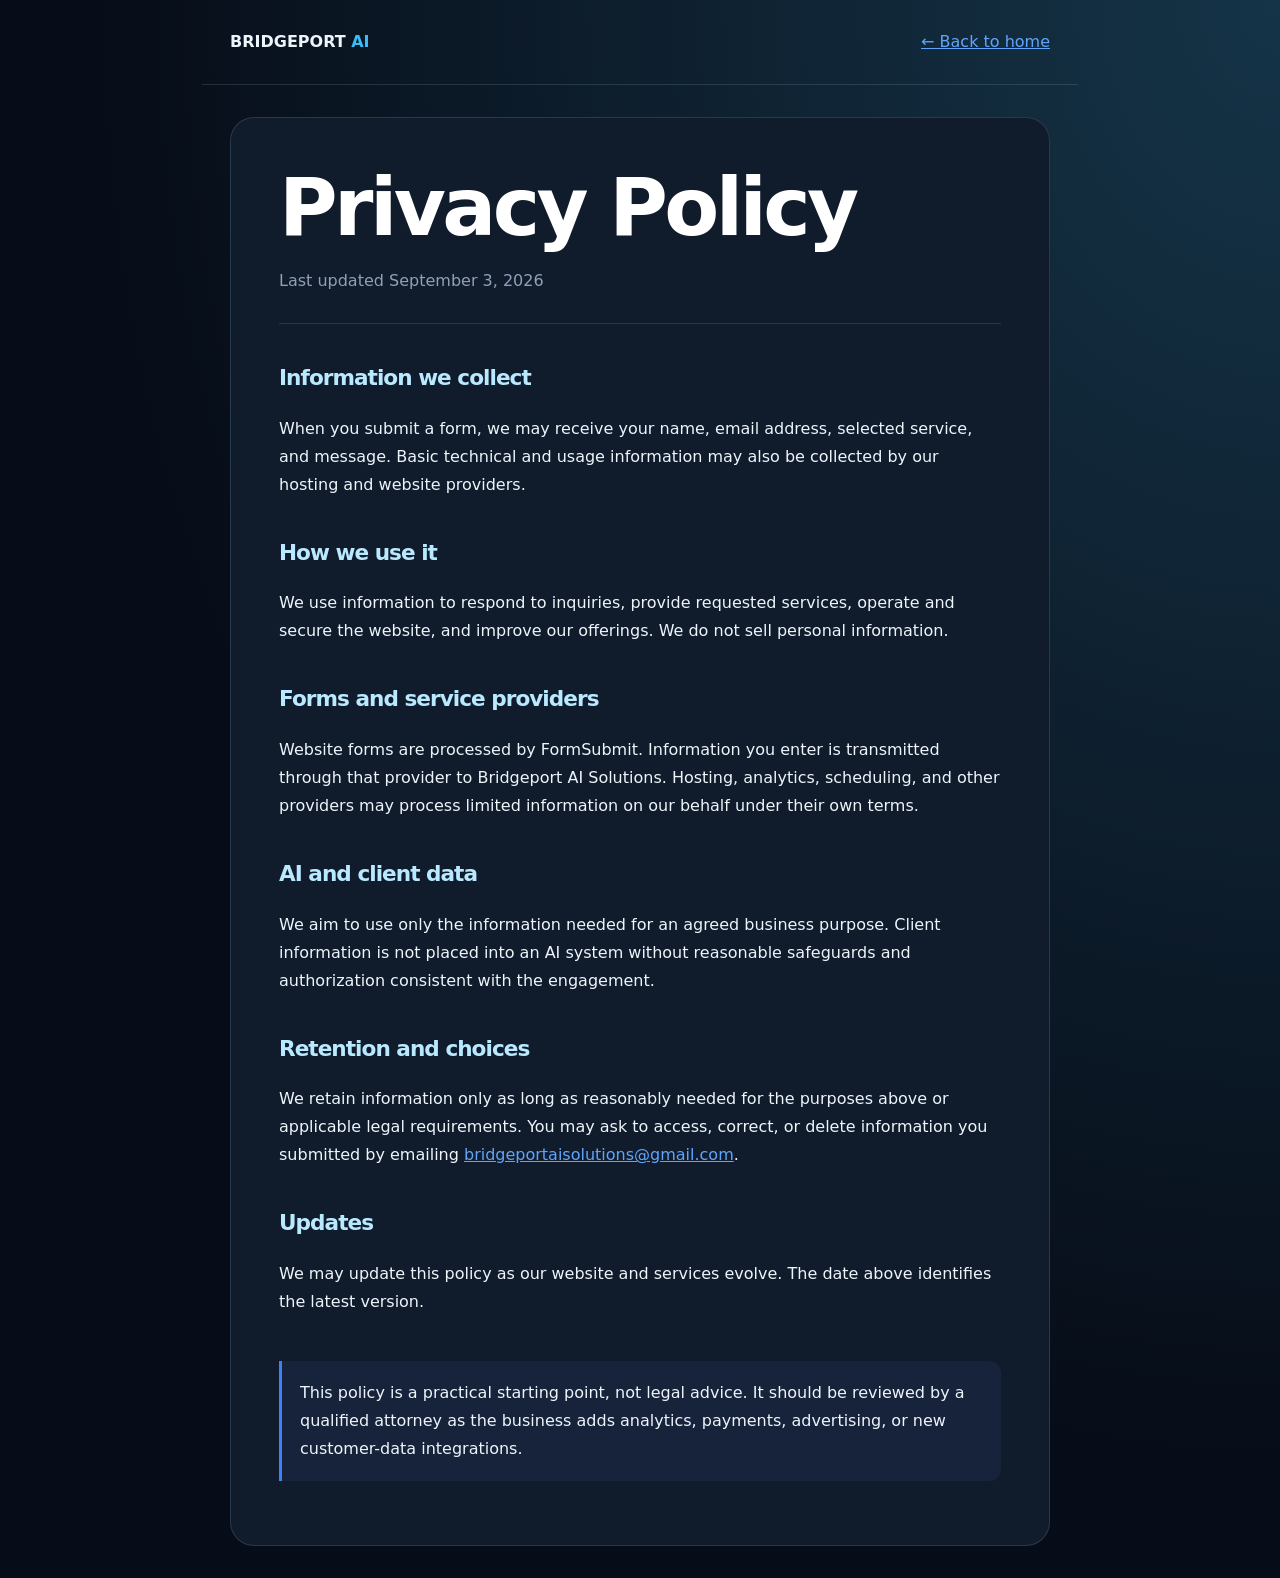
<file: privacy.html>
<!doctype html><html lang="en"><head><meta charset="utf-8"><meta name="viewport" content="width=device-width,initial-scale=1"><title>Privacy Policy | Bridgeport AI Solutions</title><meta name="description" content="How Bridgeport AI Solutions handles personal information."><link rel="canonical" href="https://bridgeportaisolutions.com/privacy"><style>body{margin:0;background:#0f172a;color:#d7e0ec;font:16px/1.75 system-ui,sans-serif}nav,main{max-width:820px;margin:auto;padding:28px}nav{display:flex;justify-content:space-between}a{color:#60a5fa}h1,h2{color:#fff}h1{font-size:clamp(2.7rem,8vw,5rem);line-height:1.05;margin:55px 0 10px}h2{font-size:1.35rem;margin-top:35px}.muted{color:#8fa0b7;border-bottom:1px solid #26364d;padding-bottom:28px}.note{margin-top:45px;padding:18px;border-left:3px solid #3b82f6;background:#17233a}</style><link rel="stylesheet" href="assets/visual-refresh.css"></head><body><nav><strong>BRIDGEPORT <span style="color:#38bdf8">AI</span></strong><a href="/">← Back to home</a></nav><main><h1>Privacy Policy</h1><p class="muted">Last updated September 3, 2026</p><h2>Information we collect</h2><p>When you submit a form, we may receive your name, email address, selected service, and message. Basic technical and usage information may also be collected by our hosting and website providers.</p><h2>How we use it</h2><p>We use information to respond to inquiries, provide requested services, operate and secure the website, and improve our offerings. We do not sell personal information.</p><h2>Forms and service providers</h2><p>Website forms are processed by FormSubmit. Information you enter is transmitted through that provider to Bridgeport AI Solutions. Hosting, analytics, scheduling, and other providers may process limited information on our behalf under their own terms.</p><h2>AI and client data</h2><p>We aim to use only the information needed for an agreed business purpose. Client information is not placed into an AI system without reasonable safeguards and authorization consistent with the engagement.</p><h2>Retention and choices</h2><p>We retain information only as long as reasonably needed for the purposes above or applicable legal requirements. You may ask to access, correct, or delete information you submitted by emailing <a href="mailto:bridgeportaisolutions@gmail.com">bridgeportaisolutions@gmail.com</a>.</p><h2>Updates</h2><p>We may update this policy as our website and services evolve. The date above identifies the latest version.</p><p class="note">This policy is a practical starting point, not legal advice. It should be reviewed by a qualified attorney as the business adds analytics, payments, advertising, or new customer-data integrations.</p></main></body></html>
</file>
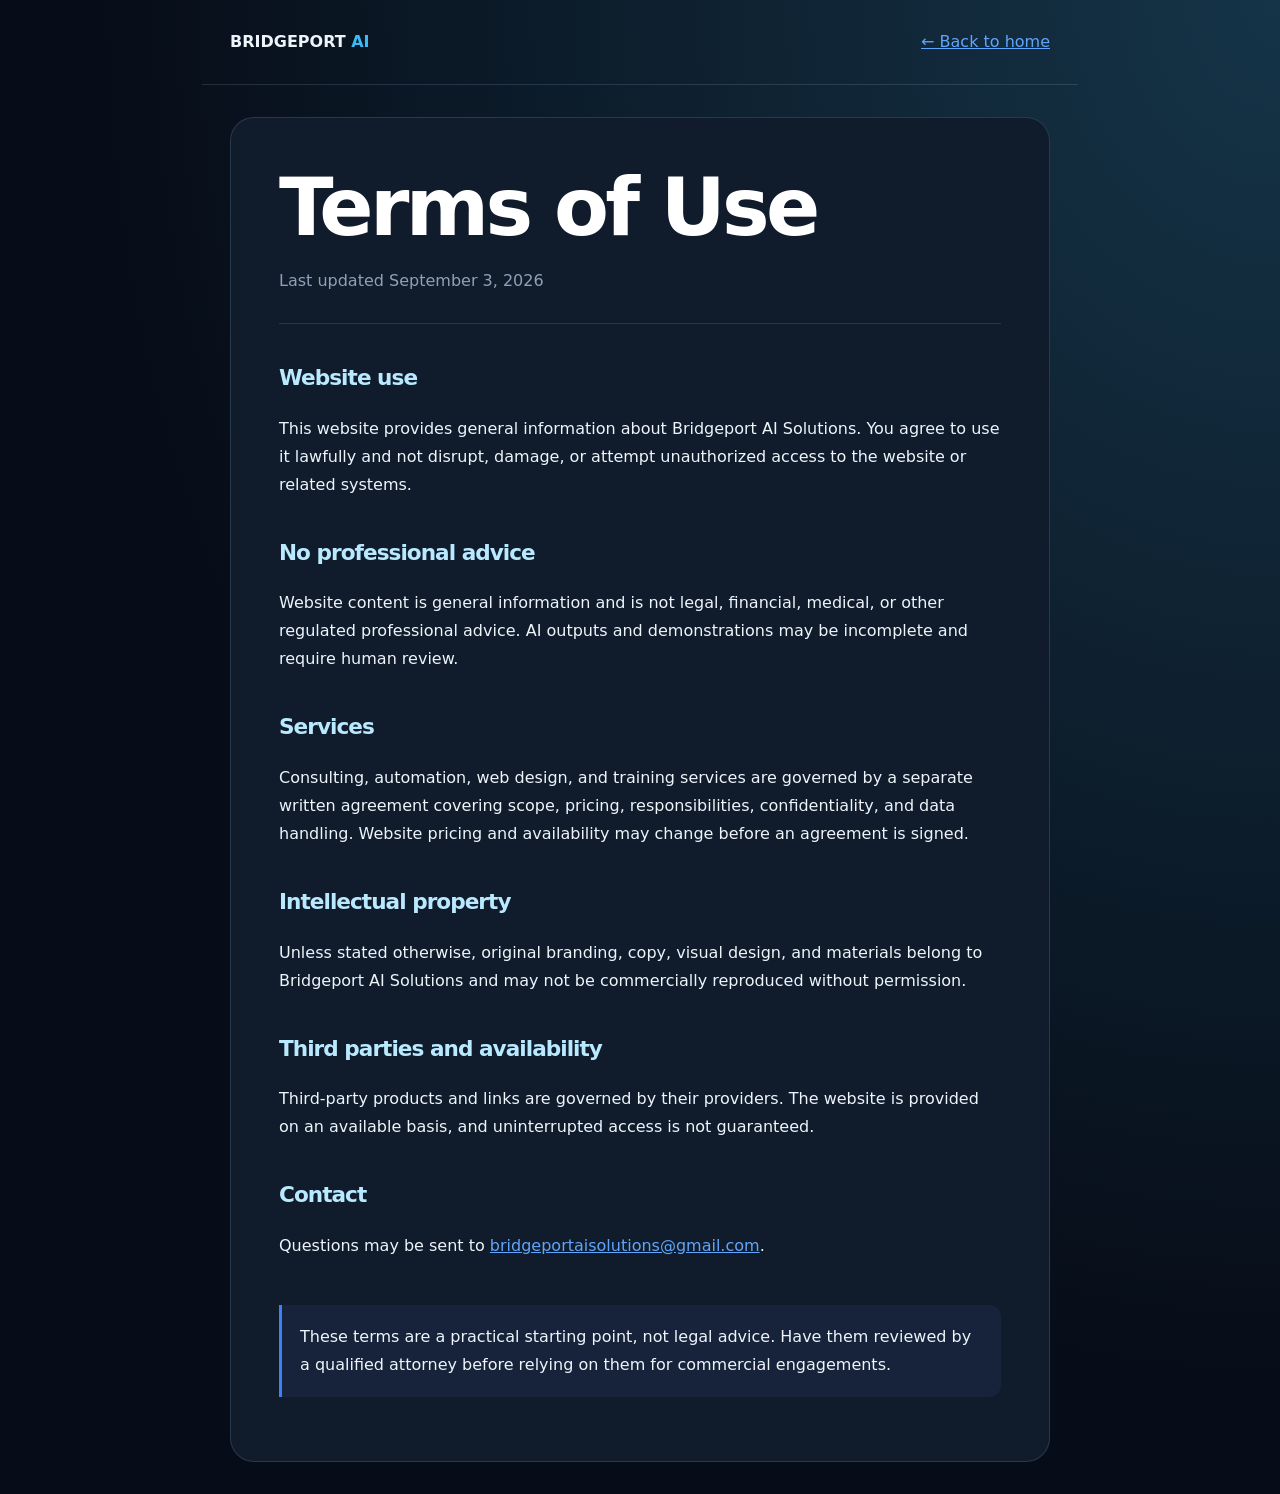
<file: terms.html>
<!doctype html><html lang="en"><head><meta charset="utf-8"><meta name="viewport" content="width=device-width,initial-scale=1"><title>Terms of Use | Bridgeport AI Solutions</title><meta name="description" content="Terms governing use of the Bridgeport AI Solutions website."><link rel="canonical" href="https://bridgeportaisolutions.com/terms"><style>body{margin:0;background:#0f172a;color:#d7e0ec;font:16px/1.75 system-ui,sans-serif}nav,main{max-width:820px;margin:auto;padding:28px}nav{display:flex;justify-content:space-between}a{color:#60a5fa}h1,h2{color:#fff}h1{font-size:clamp(2.7rem,8vw,5rem);line-height:1.05;margin:55px 0 10px}h2{font-size:1.35rem;margin-top:35px}.muted{color:#8fa0b7;border-bottom:1px solid #26364d;padding-bottom:28px}.note{margin-top:45px;padding:18px;border-left:3px solid #3b82f6;background:#17233a}</style><link rel="stylesheet" href="assets/visual-refresh.css"></head><body><nav><strong>BRIDGEPORT <span style="color:#38bdf8">AI</span></strong><a href="/">← Back to home</a></nav><main><h1>Terms of Use</h1><p class="muted">Last updated September 3, 2026</p><h2>Website use</h2><p>This website provides general information about Bridgeport AI Solutions. You agree to use it lawfully and not disrupt, damage, or attempt unauthorized access to the website or related systems.</p><h2>No professional advice</h2><p>Website content is general information and is not legal, financial, medical, or other regulated professional advice. AI outputs and demonstrations may be incomplete and require human review.</p><h2>Services</h2><p>Consulting, automation, web design, and training services are governed by a separate written agreement covering scope, pricing, responsibilities, confidentiality, and data handling. Website pricing and availability may change before an agreement is signed.</p><h2>Intellectual property</h2><p>Unless stated otherwise, original branding, copy, visual design, and materials belong to Bridgeport AI Solutions and may not be commercially reproduced without permission.</p><h2>Third parties and availability</h2><p>Third-party products and links are governed by their providers. The website is provided on an available basis, and uninterrupted access is not guaranteed.</p><h2>Contact</h2><p>Questions may be sent to <a href="mailto:bridgeportaisolutions@gmail.com">bridgeportaisolutions@gmail.com</a>.</p><p class="note">These terms are a practical starting point, not legal advice. Have them reviewed by a qualified attorney before relying on them for commercial engagements.</p></main></body></html>
</file>
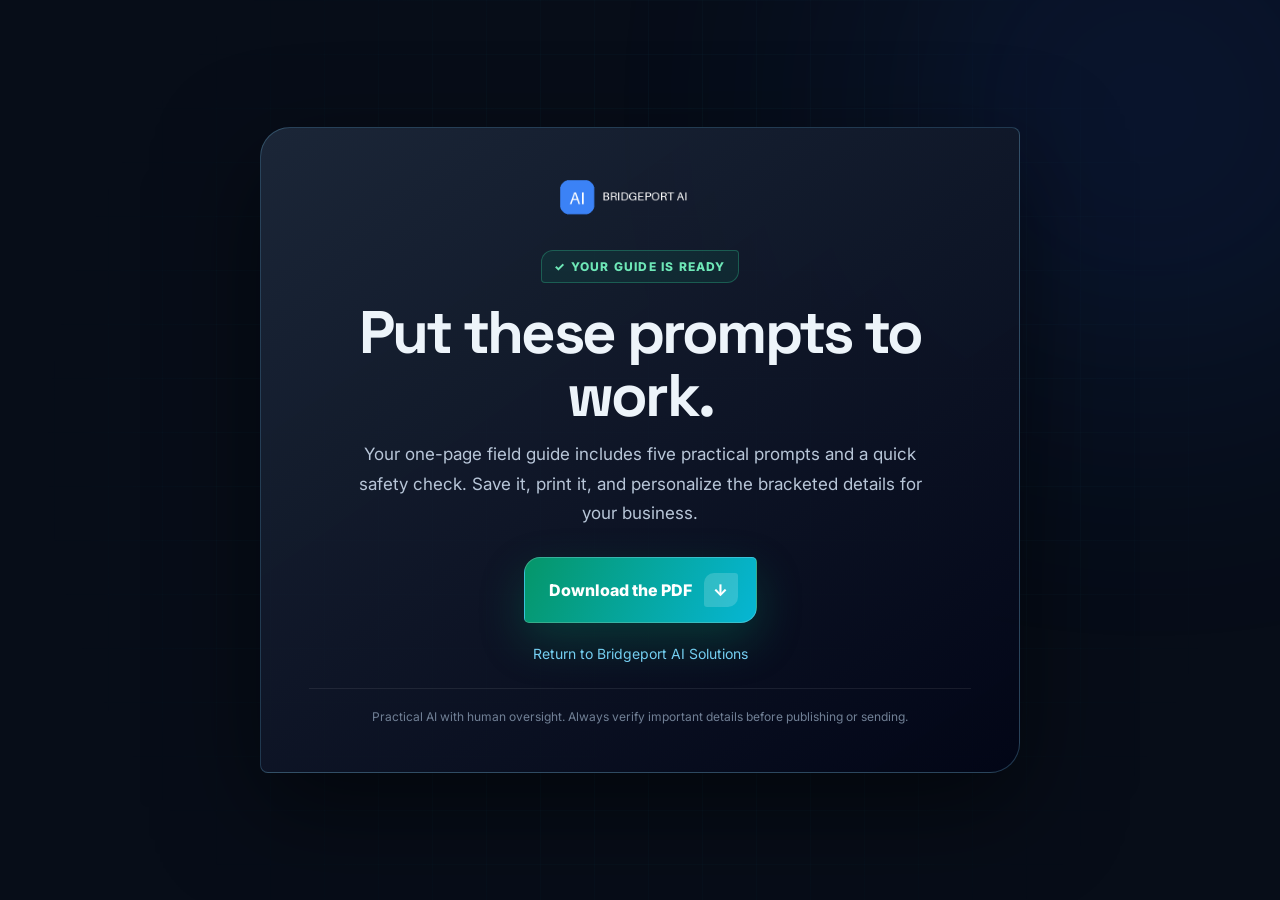
<file: thank-you.html>
<!DOCTYPE html>
<html lang="en">
<head>
  <meta charset="UTF-8">
  <meta name="viewport" content="width=device-width, initial-scale=1.0">
  <meta name="robots" content="noindex">
  <title>Your AI Prompt Guide | Bridgeport AI Solutions</title>
  <link rel="preconnect" href="https://fonts.googleapis.com">
  <link rel="preconnect" href="https://fonts.gstatic.com" crossorigin>
  <link href="https://fonts.googleapis.com/css2?family=Inter:wght@400;600;700;800&family=Space+Grotesk:wght@600;700&display=swap" rel="stylesheet">
  <style>
    *{box-sizing:border-box}body{margin:0;min-height:100vh;display:grid;place-items:center;padding:24px;color:#f8fafc;background:#07111f;font-family:Inter,sans-serif;overflow-x:hidden}.grid{position:fixed;inset:0;pointer-events:none;background-image:linear-gradient(rgba(34,211,238,.07) 1px,transparent 1px),linear-gradient(90deg,rgba(34,211,238,.07) 1px,transparent 1px);background-size:54px 54px;mask-image:radial-gradient(circle,#000,transparent 78%)}.glow{position:fixed;width:460px;height:460px;border-radius:50%;background:#2563eb;filter:blur(150px);opacity:.18;top:-120px;right:-100px}.card{position:relative;width:min(760px,100%);padding:48px;border:1px solid rgba(125,211,252,.24);border-radius:30px 8px 30px 8px;background:linear-gradient(145deg,rgba(30,41,59,.9),rgba(2,6,23,.97));box-shadow:0 34px 100px rgba(0,0,0,.5);text-align:center}.logo{width:168px;height:auto;margin-bottom:28px}.badge{display:inline-flex;gap:8px;align-items:center;padding:8px 12px;border:1px solid rgba(52,211,153,.3);border-radius:12px 4px 12px 4px;color:#6ee7b7;background:rgba(16,185,129,.1);font-size:12px;font-weight:800;letter-spacing:.1em;text-transform:uppercase}h1{margin:18px 0 12px;font:700 clamp(36px,7vw,60px)/1.05 'Space Grotesk',sans-serif}p{max-width:570px;margin:0 auto 28px;color:#b8c6d8;font-size:17px;line-height:1.65}.button{position:relative;display:inline-flex;align-items:center;gap:12px;padding:15px 18px 15px 24px;border:1px solid rgba(255,255,255,.2);border-radius:16px 5px 16px 5px;color:white;text-decoration:none;font-weight:800;background:linear-gradient(115deg,#059669,#06b6d4);box-shadow:0 18px 45px rgba(5,150,105,.28);transition:.25s}.button:hover{transform:translateY(-3px);box-shadow:0 23px 55px rgba(5,150,105,.38)}.icon{display:grid;place-items:center;width:34px;height:34px;border-radius:10px 3px 10px 3px;background:rgba(255,255,255,.17)}.back{display:block;margin-top:22px;color:#7dd3fc;text-decoration:none;font-size:14px}.back:hover{text-decoration:underline}.note{margin-top:26px;padding-top:20px;border-top:1px solid rgba(255,255,255,.08);font-size:12px;color:#718096}@media(max-width:600px){.card{padding:32px 22px}}
  </style>
  <link rel="stylesheet" href="assets/visual-refresh.css">
</head>
<body>
  <div class="grid"></div><div class="glow"></div>
  <main class="card">
    <img src="assets/logo.png" alt="Bridgeport AI Solutions" class="logo">
    <div><span class="badge">✓ Your guide is ready</span></div>
    <h1>Put these prompts to work.</h1>
    <p>Your one-page field guide includes five practical prompts and a quick safety check. Save it, print it, and personalize the bracketed details for your business.</p>
    <a class="button" href="assets/5-ai-prompts-bridgeport-business.pdf" download>Download the PDF <span class="icon">↓</span></a>
    <a class="back" href="/">Return to Bridgeport AI Solutions</a>
    <div class="note">Practical AI with human oversight. Always verify important details before publishing or sending.</div>
  </main>
</body>
</html>
</file>
<file: assets/visual-refresh.css>
/* Shared September visual direction: ink, ice, and emerald. */
:root{--ink:#070d18;--surface:#101b2b;--line:rgba(166,205,232,.16);--ice:#b9e9ff;--mint:#6ee7b7}
body{background-color:var(--ink)!important;color:#edf4fa}::selection{background:#6ee7b7;color:#07111f}
h1,h2,h3{letter-spacing:-.045em}h1{line-height:1.06!important}p{line-height:1.75}
.glass-nav{background:rgba(7,13,24,.94);box-shadow:0 8px 35px #0003}.top-banner{background:#0b1926}.brand-lockup{border:0;background:none;box-shadow:none}.brand-lockup::before{display:none}.nav-links{border:none;background:none}.nav-link{font-size:.875rem}.nav-link[aria-current=page]{background:#b9e9ff15;color:var(--ice);box-shadow:inset 0 -2px var(--mint)}
.menu-trigger{display:none}@media(max-width:1023px){.menu-trigger{display:grid}}
.bridge-cta{border-radius:12px;box-shadow:inset 0 1px #ffffff35,0 5px 0 #020817,0 12px 28px #0003;background:linear-gradient(130deg,#2874dc,#237ea4);font-size:.9375rem;line-height:1.35;min-height:52px}
.bridge-cta--studio{background:linear-gradient(130deg,#087c66,#167e89)}.bridge-cta--purple{background:linear-gradient(130deg,#6845be,#8156be)}.bridge-cta--dark{background:#172437;border-color:#607a92}.bridge-cta .cta-icon{flex-shrink:0;border-radius:8px}.bridge-cta:hover{transform:translateY(-2px);box-shadow:inset 0 1px #ffffff45,0 7px 0 #020817,0 18px 32px #0004}
:is(button,a,input,select,textarea):focus-visible{outline:3px solid #6ee7b7;outline-offset:5px}.site-depth{background:radial-gradient(ellipse at 100% 0,#164e631f,transparent 50%),radial-gradient(ellipse at 0 70%,#14532d17,transparent 50%)}.depth-orb{opacity:.16}.depth-grid{opacity:.45}
#main-content{min-height:0}.page-section>section{padding-block:clamp(3rem,6vw,5.5rem)}#hero-section{min-height:680px;padding-block:4rem;background:#070d18}.hero-layout{gap:2.5rem;grid-template-columns:1.15fr .85fr}.hero-copy h1{font-size:clamp(2.8rem,5.3vw,4.7rem);max-width:780px}.hero-copy p{font-size:1.125rem;color:#b9c9d8;max-width:590px}.hero-actions{flex-wrap:wrap;gap:.875rem}.hero-actions .bridge-cta{font-size:.9375rem}.hero-copy .mt-8{font-size:.8rem}.hero-copy>div:first-child{gap:.5rem;margin-bottom:1.75rem}.hero-copy>div:first-child>div{border-radius:6px;letter-spacing:.08em;font-size:.7rem}.ai-stage{height:440px;border:1px solid var(--line);border-radius:32px;background:radial-gradient(ellipse at center,#1b426945,transparent 65%),linear-gradient(145deg,#14223570,#060e19b0);box-shadow:inset 0 1px #ffffff12,0 30px 70px #0004}.ai-orb{width:165px;height:165px}.data-node{width:220px;border-radius:12px;padding:15px;background:#0d1b2df2}.node-one{left:-18px;top:15%}.node-two{right:-18px;bottom:14%}.stage-status{font-size:.7rem}.data-node small{font-size:.7rem}.stage-grid{opacity:.65}.ai-orb:after{inset:-50px}
#home .py-24{padding-block:4rem}#home .mb-16{margin-bottom:2.25rem}#home section.bg-dark{background:#0b1422}#home section .text-xs{font-size:.8125rem}.animate-marquee{animation-duration:60s}.animate-marquee span{font-size:1rem;opacity:.85}.animate-marquee i{font-size:1.2rem}#home section.py-10{padding-block:1.5rem}
.bento-card,.home-service-card,.agency-card,.learning-card,.pricing-card{border:1px solid var(--line);border-radius:20px;background:linear-gradient(150deg,#152335e6,#0b1423f5);box-shadow:inset 0 1px #ffffff0a,0 14px 32px #0002;transition:transform .25s,border-color .25s,box-shadow .25s}.bento-card:hover,.home-service-card:hover,.agency-card:hover,.learning-card:hover,.pricing-card:hover{transform:translateY(-4px);border-color:#7dd3fc66;box-shadow:0 20px 38px #0003}.home-service-card{min-height:320px}.home-service-card:nth-child(2){background:linear-gradient(150deg,#143b35a6,#0b1423f5)}.service-index{font-size:5rem!important;line-height:1;color:#b9e9ff0c!important}.service-icon,.plan-icon,.workshop-icon{border-radius:14px!important;box-shadow:inset 0 1px #ffffff20,0 8px 20px #0003}.service-list,.learning-list,.plan-list{font-size:.9375rem;line-height:1.65}.agency-card p,.pricing-card p,.mission-value p{font-size:1rem}.service-kicker,.learning-tag,.plan-label{font-size:.75rem}.agency-card{min-height:350px}.agency-shell,.pricing-shell,.mission-shell{background:transparent}.agency-intro,.studio-intro,.section-intro{gap:3rem;align-items:center}.agency-intro h1,.studio-intro h1,.section-intro h1{font-size:clamp(2.65rem,5vw,4.1rem)}.agency-console{border-radius:24px;transform:perspective(1100px) rotateY(-3deg);background:linear-gradient(145deg,#17304a,#0b1422)}.flow-row{border-radius:10px;background:#ffffff05}.flow-row span{font-size:.8125rem}.console-top{font-size:.75rem;gap:1rem}.console-status{white-space:nowrap}.agency-bottom,.workshop-strip,.mission-promise{border-radius:18px;background:linear-gradient(100deg,#12344180,#0c1828);padding:1.75rem;gap:1.5rem}
.studio-shell{background:radial-gradient(ellipse at 100% 0,#10b98113,transparent 60%)}.studio-proof,.price-guide{border-radius:14px}.studio-proof strong{font-size:1rem}.studio-proof span,.price-guide span{font-size:.8125rem}.learning-card{padding:1.75rem}.learning-number{font-size:5.5rem}.learning-meta{position:relative;margin-bottom:1.5rem}.learning-tag{max-width:60%}.learning-price{white-space:nowrap}.pricing-card{min-height:480px}.pricing-card.featured{background:linear-gradient(155deg,#17415a,#112637 50%,#0b1727);border:1px solid #76cee599;box-shadow:0 20px 70px #0ea5e917}.plan-price{font-size:clamp(2rem,3.7vw,3rem);letter-spacing:-.055em}.plan-price small{display:block;margin-top:.6rem;font-size:.875rem;letter-spacing:0}.price-note{font-size:.875rem}
.mission-statement,.mission-panel{border-radius:22px}.mission-statement{background:linear-gradient(135deg,#173143,#0b1725);border-color:#7dd3fc30}.mission-value{background:#0e1b2b;padding:1.75rem}.mission-value strong{margin-bottom:.6rem}.mission-value i{color:var(--mint)}
.contact-shell,.lead-shell{border-radius:26px;border-color:#a6cde82b;background:#101c2c;box-shadow:0 25px 65px #0003}.contact-aside{background:linear-gradient(145deg,#173c4c,#101e31)}.contact-point{font-size:.9375rem}.contact-form,.lead-copy{padding:2rem}.field-control{border-radius:10px;border-color:#66849a55;background:#081321;color:#eff8ff;font-size:1rem;min-height:50px}.field label,.lead-form-grid label{font-size:.8125rem;letter-spacing:.05em}.contact-form>p{font-size:.8125rem}.lead-preview{background:linear-gradient(145deg,#1c4052,#0b192b);padding:2rem}.lead-preview img{transform:perspective(900px) rotateY(5deg) rotateZ(-3deg);border:1px solid #ffffff35}.lead-benefits{font-size:.9375rem}.faq-item{border-radius:14px}.faq-item button{font-size:1rem;padding:1.3rem}.accordion-content p{font-size:1rem}footer{background:#060c16!important;padding-block:3rem!important}footer .text-xs{font-size:.8125rem}
.animate-text{animation:none;background:linear-gradient(110deg,#effaff,#89d5ed 65%,#6ee7b7)}.text-gradient-hero{background:linear-gradient(110deg,#ffffff,#a7ddf2);-webkit-background-clip:text;background-clip:text;color:transparent}
@media(min-width:1100px){#services .lg\:grid-cols-4{grid-template-columns:repeat(2,minmax(0,1fr))}.agency-card{min-height:270px;padding:2rem}.agency-card .service-icon{float:right;margin-left:1rem}.agency-card p{max-width:80%}.service-list{grid-template-columns:repeat(3,minmax(0,1fr));gap:1rem}.agency-card h2{font-size:1.8rem}}
@media(max-width:1023px){.hero-layout{grid-template-columns:1fr;padding-top:0}.hero-copy{text-align:left}.hero-copy .hero-actions{justify-content:flex-start}.hero-copy h1{max-width:740px}.ai-stage{max-width:650px;width:100%;margin:1rem auto 0}.agency-console{transform:none}.nav-container{gap:1rem}}
@media(max-width:600px){#hero-section{min-height:0;padding-block:2.5rem}.hero-copy h1{font-size:2.7rem}.hero-copy p{font-size:1rem}.hero-actions .bridge-cta{width:100%}.ai-stage{height:330px}.ai-orb{width:120px;height:120px}.data-node{width:185px}.node-one{left:6px;top:8%}.node-two{right:6px;bottom:8%}.stage-status{right:8px;top:40%;font-size:.6rem}.agency-card{min-height:0}.agency-intro,.studio-intro,.section-intro{gap:1.5rem}.contact-form,.contact-aside,.lead-copy{padding:1.4rem}.top-banner{font-size:.7rem}.brand-lockup img{max-width:170px;height:auto}.mission-statement{padding:1.5rem}.agency-bottom .whitespace-nowrap,.workshop-strip .whitespace-nowrap,.mission-promise .whitespace-nowrap{white-space:normal}.console-top{flex-wrap:wrap}}
@media(prefers-reduced-motion:reduce){*,*::before,*::after{animation:none!important;transition:none!important;scroll-behavior:auto!important}.bento-card:hover,.agency-card:hover,.learning-card:hover,.pricing-card:hover{transform:none}}
/* Companion document pages inherit the same visual identity. */
body:has(>nav>strong){background:radial-gradient(ellipse at top right,#153448,#070d18 65%)!important}body:has(>nav>strong)>nav{align-items:center;border-bottom:1px solid var(--line)}body:has(>nav>strong)>main{background:#101c2c;border:1px solid var(--line);border-radius:24px;margin:2rem auto;padding:clamp(1.5rem,5vw,3rem);max-width:820px;box-sizing:border-box}body:has(>nav>strong) h1{margin-top:0}body:has(>nav>strong) .note{border-radius:0 12px 12px 0}body:has(>nav>strong) h2{color:#b9e9ff}
</file>
